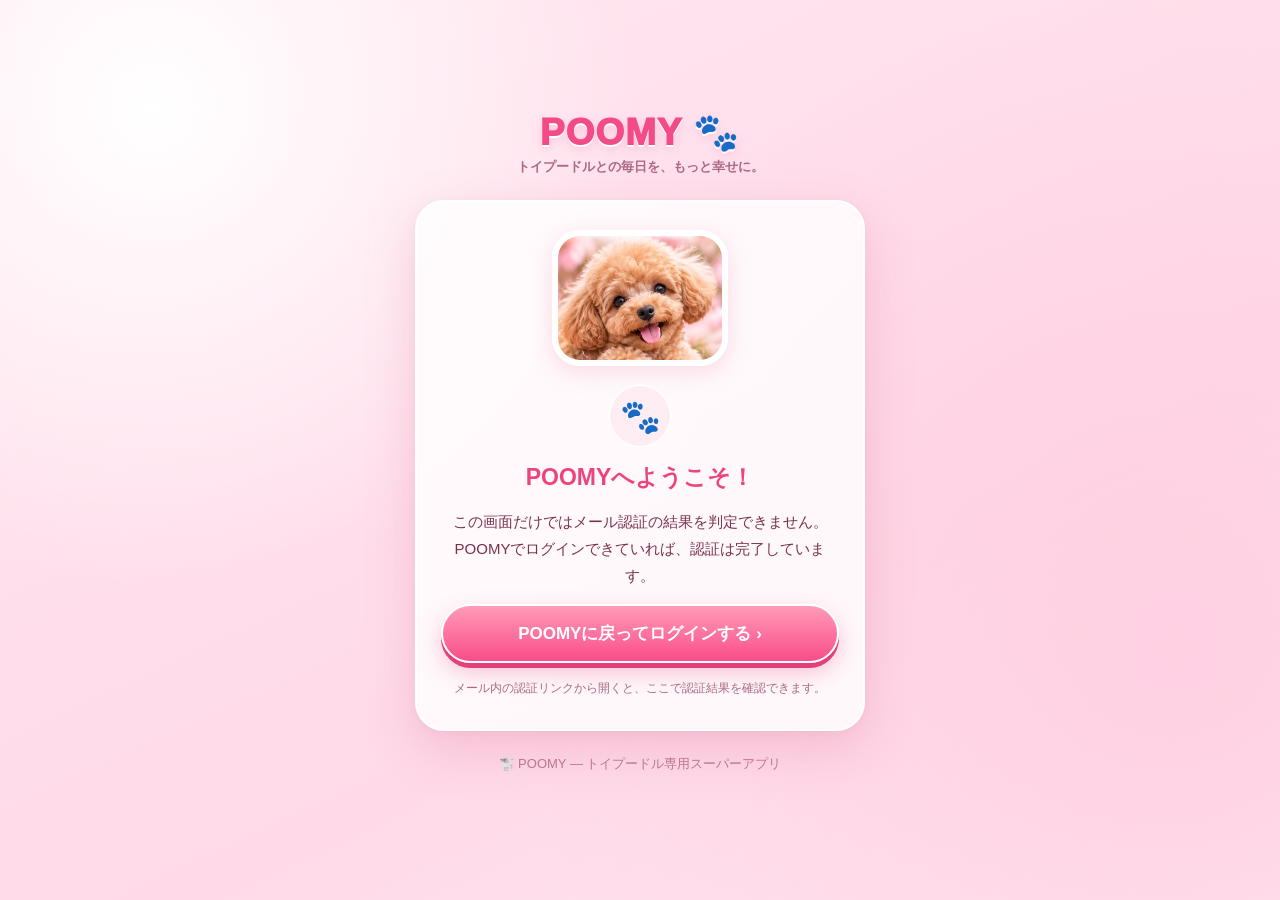
<file: poomy-auth-complete.html>
<!doctype html>
<html lang="ja">
<head>
<meta charset="utf-8">
<meta name="viewport" content="width=device-width,initial-scale=1,viewport-fit=cover">
<meta name="theme-color" content="#ffe7f0">
<meta name="referrer" content="no-referrer">
<title>メール認証｜POOMY（プーミー）</title>
<style>
:root{font-family:-apple-system,BlinkMacSystemFont,"Hiragino Kaku Gothic ProN","Yu Gothic",Meiryo,sans-serif;color:#79314d}
*{box-sizing:border-box}
body{margin:0;min-height:100dvh;background:radial-gradient(circle at 12% 12%,#fff 0%,transparent 35%),radial-gradient(circle at 92% 72%,#ffd0e1 0%,transparent 50%),linear-gradient(155deg,#ffe7f0,#ffd9e8 66%,#ffe9f3);display:flex;justify-content:center;align-items:center;padding:28px 18px 44px}
main{width:min(100%,450px);text-align:center}
.brand{font-size:37px;font-weight:1000;letter-spacing:1px;color:#f34b87;text-shadow:0 2px #fff,0 4px 10px #ffc4d8;margin:0 0 4px}
.tagline{font-size:13px;color:#ac6785;margin-bottom:24px;font-weight:700}
.card{background:rgba(255,255,255,.83);border:2px solid #fff;border-radius:29px;padding:25px 24px 29px;box-shadow:0 18px 48px #d56c9140,0 2px 7px #d56c9115}
.dog{display:block;width:176px;height:136px;object-fit:cover;object-position:50% 35%;margin:3px auto 18px;border:6px solid white;border-radius:28px;box-shadow:0 6px 22px #ee90b249}
.symbol{display:grid;place-items:center;width:64px;height:64px;margin:4px auto 13px;border-radius:50%;background:#ffedf4;color:#f64780;font-size:33px;font-weight:900;box-shadow:inset 0 0 0 2px white}
h1{margin:3px auto 15px;color:#ed447d;font-size:23px;line-height:1.4}
p{font-size:15px;line-height:1.8;margin:0 0 15px}
.message{min-height:70px}
a.button{display:block;text-decoration:none;color:#fff;background:linear-gradient(#ff9bb8,#fa4d89);border:2px solid #fff;border-radius:999px;padding:16px 12px;font-size:17px;font-weight:850;box-shadow:0 5px 0 #e43f7b,0 10px 22px #ed85a875;margin:14px 0 8px}
.help{font-size:12px;color:#a86b82;line-height:1.8;margin:15px 0 0}
footer{font-size:13px;color:#bd7490;margin-top:24px}
</style>
<script src="./poomy-config.js?v=20261010approval3"></script>
</head>
<body>
<main>
<div class="brand">POOMY 🐾</div>
<div class="tagline">トイプードルとの毎日を、もっと幸せに。</div>
<div class="card">
<img class="dog" alt="可愛いトイプードル" src="[data-uri]">
<div class="symbol" id="symbol" aria-hidden="true">…</div>
<h1 id="heading">認証結果を確認しています</h1>
<p id="message" class="message" role="status" aria-live="polite">メールアドレスの認証状態を確認しています。少しお待ちください。</p>
<a class="button" href="./index.html#/category/community">POOMYに戻ってログインする ›</a>
<p class="help" id="help">パスワードやメールアドレスを、この画面に入力する必要はありません。</p>
</div>
<footer>🐩 POOMY — トイプードル専用スーパーアプリ</footer>
</main>
<script>
(function(){
"use strict";
const query = new URLSearchParams(location.search);
const fragment = new URLSearchParams(location.hash.startsWith("#") ? location.hash.slice(1) : location.hash);
const error = fragment.get("error_description") || query.get("error_description") || fragment.get("error") || query.get("error");
const token = fragment.get("access_token");
const heading = document.getElementById("heading");
const message = document.getElementById("message");
const symbol = document.getElementById("symbol");
const help = document.getElementById("help");

// 認証トークンが履歴・共有URL・画面キャプチャに残らないようにします。
history.replaceState(null, "", location.pathname);

function show(symbolText, title, explanation, helpText){
 symbol.textContent = symbolText;
 heading.textContent = title;
 message.textContent = explanation;
 help.textContent = helpText;
}
if (error) {
 show("!", "認証リンクを確認してください",
  "リンクの有効期限が切れたか、すでに使用された可能性があります。POOMYにログインできる場合は再認証不要です。",
  "ログインできない場合は、POOMYから確認メールの再送を行ってください。");
 return;
}
if (!token) {
 show("🐾", "POOMYへようこそ！",
  "この画面だけではメール認証の結果を判定できません。POOMYでログインできていれば、認証は完了しています。",
  "メール内の認証リンクから開くと、ここで認証結果を確認できます。");
 return;
}
const cfg = window.POOMY_CONFIG || {};
const url = String(cfg.url || "").replace(/\/+$/, "");
if (!/^https:\/\/[a-z0-9-]+\.supabase\.co$/.test(url) || !cfg.anonKey) {
 show("🐾", "POOMYでログインしてください",
  "認証リンクから戻りましたが、サーバーへの確認ができませんでした。POOMYでログインできるかお試しください。",
  "認証トークンは保存していません。");
 return;
}
fetch(url + "/auth/v1/user", {
 method:"GET",
 headers:{"apikey":cfg.anonKey,"Authorization":"Bearer " + token},
 cache:"no-store",
 referrerPolicy:"no-referrer"
}).then(async response=>{
 if(!response.ok) throw new Error("検証できませんでした");
 const user=await response.json();
 if (!user?.id || !(user.email_confirmed_at || user.confirmed_at)) {
   throw new Error("確認済みの状態が取得できませんでした");
 }
 show("✓", "メール認証が完了しました！",
  "POOMYへの会員登録が確認できました。これからトイプー仲間の友達検索やメッセージ機能をお楽しみいただけます。",
  "下のボタンからPOOMYへ戻り、登録したメールアドレスとパスワードでログインしてください。");
}).catch(()=>{
 show("🐾", "POOMYでログインをお試しください",
  "認証リンクから戻りましたが、認証結果を取得できませんでした。POOMYへ戻り、ログインできれば登録は完了しています。",
  "ログインできない場合は、メールの有効期限や接続設定を確認してください。");
});
})();
</script>
</body>
</html>
</file>
